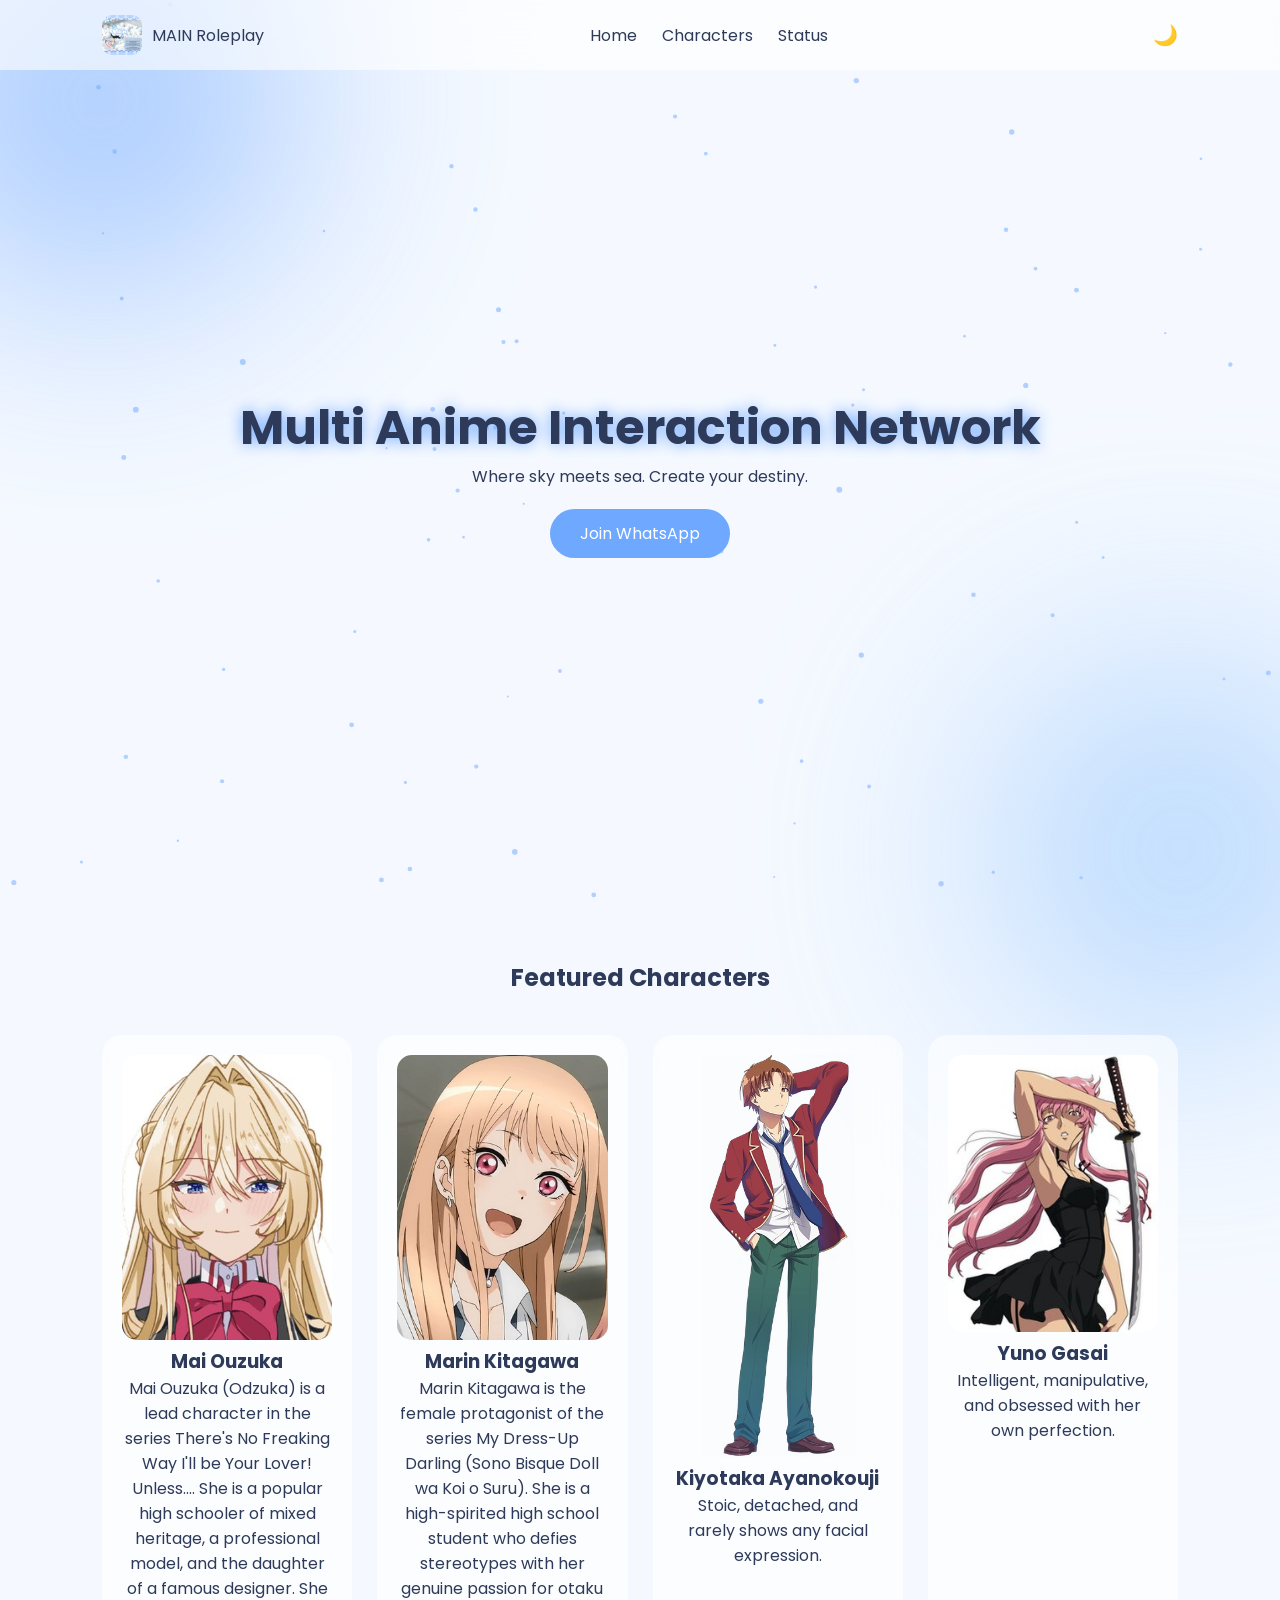
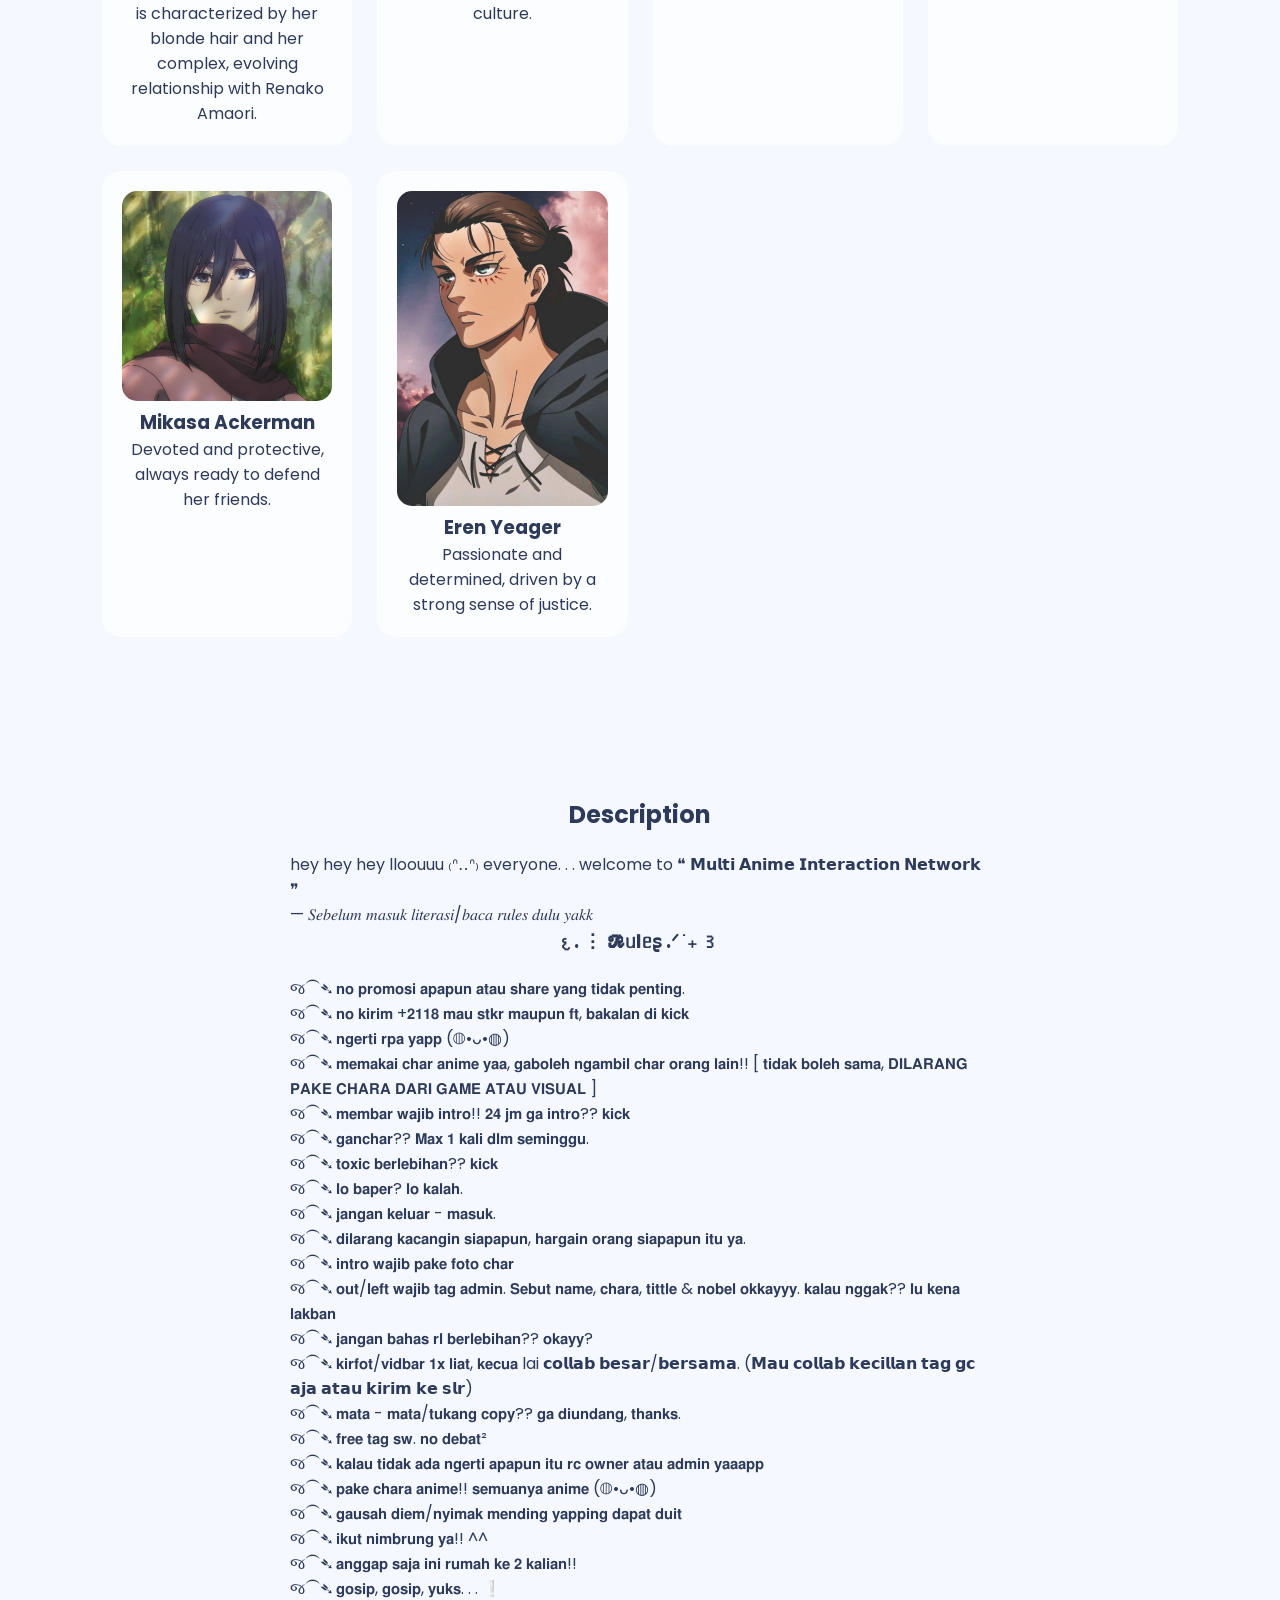
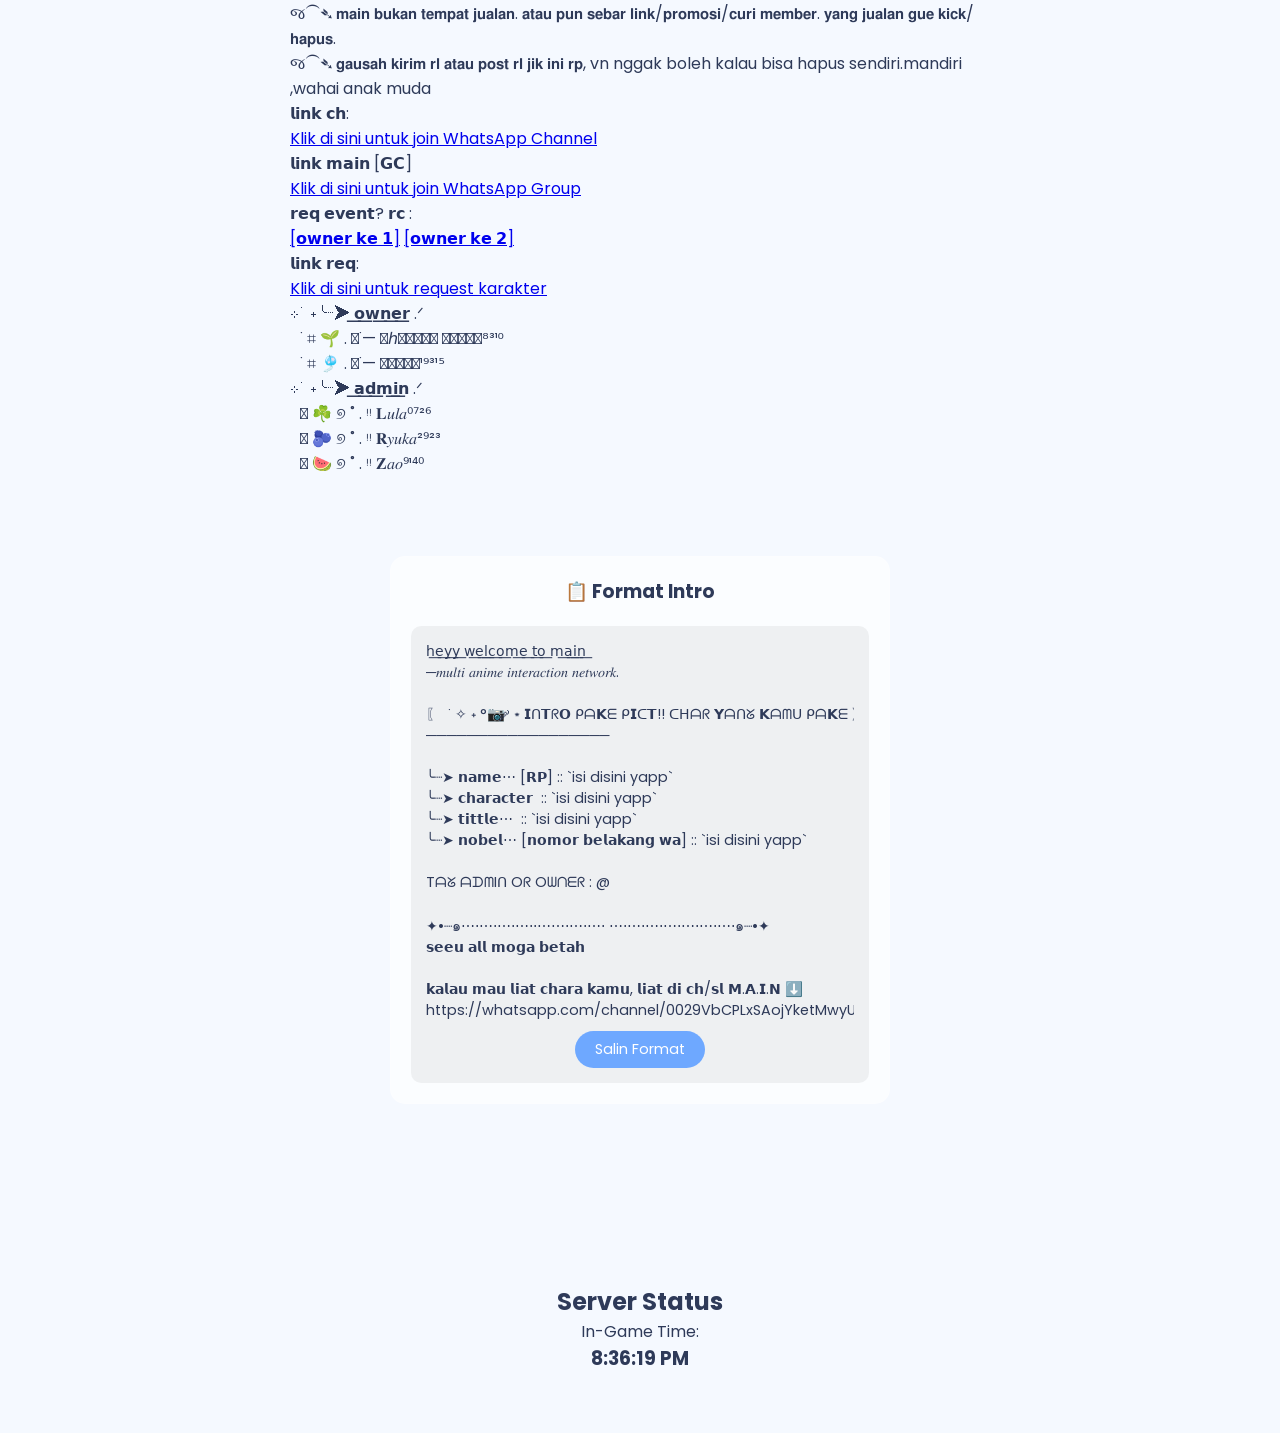
<file: index.html>
<!DOCTYPE html>
<html lang="en">

<head>
    <meta charset="UTF-8">
    <title>MAIN Roleplay Network</title>
    <meta name="viewport" content="width=device-width, initial-scale=1.0">

    <link href="https://fonts.googleapis.com/css2?family=Poppins:wght@300;500;700&display=swap" rel="stylesheet">
    <link rel="stylesheet" href="css/style.css">
</head>

<body>

    <canvas id="particles"></canvas>

    <div class="orb orb1"></div>
    <div class="orb orb2"></div>

    <nav>
        <div class="logo-container">
            <img src="assets/logo.jpg" alt="MAIN Logo">
            <span>MAIN Roleplay</span>
        </div>

        <div class="nav-links" id="navLinks">
            <a href="#">Home</a>
            <a href="#characters">Characters</a>
            <a href="#status">Status</a>
        </div>

        <div class="nav-right">
            <button onclick="toggleTheme()" class="theme-btn">🌙</button>
            <div class="menu-toggle" onclick="toggleMenu()">☰</div>
        </div>
    </nav>


    <section class="hero reveal">
        <h1 class="glow">Multi Anime Interaction Network</h1>
        <p>Where sky meets sea. Create your destiny.</p>
        <a href="https://chat.whatsapp.com/KUM2Li8pvvU5KWb97BmpvM" class="btn pulse">Join WhatsApp</a>
    </section>

    <section class="characters" id="characters">
        <h2>Featured Characters</h2>

        <div class="grid">

            <div class="card">
                <img src="assets/characters/Mai-Ouzuka.jpg" alt="">
                <h3>Mai Ouzuka</h3>
                <p>Mai Ouzuka (Odzuka) is a lead character in the series There's No Freaking Way I'll be Your Lover! Unless.... She is a popular high schooler of mixed heritage, a professional model, and the daughter of a famous designer. She is characterized by her blonde hair and her complex, evolving relationship with Renako Amaori.</p>
            </div>

            <div class="card">
                <img src="assets/characters/marin-kitagawa.jpg" alt="">
                <h3>Marin Kitagawa</h3>
                <p>Marin Kitagawa is the female protagonist of the series My Dress-Up Darling (Sono Bisque Doll wa Koi o Suru). She is a high-spirited high school student who defies stereotypes with her genuine passion for otaku culture.</p>
            </div>

            <div class="card">
                <img src="assets/characters/kiyotaka-ayanokouji.jpg" alt="">
                <h3>Kiyotaka Ayanokouji</h3>
                <p>Stoic, detached, and rarely shows any facial expression.</p>
            </div>

            <div class="card">
                <img src="assets/characters/yuno-gasai.jpg" alt="">
                <h3>Yuno Gasai</h3>
                <p>Intelligent, manipulative, and obsessed with her own perfection.</p>
            </div>

            <div class="card">
                <img src="assets/characters/mikasa-ackerman.jpg" alt="">
                <h3>Mikasa Ackerman</h3>
                <p>Devoted and protective, always ready to defend her friends.</p>
            </div>

            <div class="card">
                <img src="assets/characters/eren-yeager.jpg" alt="">
                <h3>Eren Yeager</h3>
                <p>Passionate and determined, driven by a strong sense of justice.</p>
            </div>

        </div>
    </section>

    <section class="description" id="description">
        <h2>Description</h2>

        <p>hey hey hey lloouuu ₍ᐢ‥ᐢ₎ everyone. . . welcome to ❝ 𝗠𝘂𝗹𝘁𝗶 𝗔𝗻𝗶𝗺𝗲 𝗜𝗻𝘁𝗲𝗿𝗮𝗰𝘁𝗶𝗼𝗻
            𝗡𝗲𝘁𝘄𝗼𝗿𝗸 ❞</p>

        <p>— 𝑆𝑒𝑏𝑒𝑙𝑢𝑚 𝑚𝑎𝑠𝑢𝑘 𝑙𝑖𝑡𝑒𝑟𝑎𝑠𝑖/𝑏𝑎𝑐𝑎 𝑟𝑢𝑙𝑒𝑠 𝑑𝑢𝑙𝑢 𝑦𝑎𝑘𝑘</p>

        <h3>𐔌 . ⋮ 𝓡ᥙℓᥱʂ .ᐟ ֹ ₊ ꒱</h3>

        <ul style="list-style-type: none; padding-left: 0;">
            <li>જ⁀➴ 𝗻𝗼 𝗽𝗿𝗼𝗺𝗼𝘀𝗶 𝗮𝗽𝗮𝗽𝘂𝗻 𝗮𝘁𝗮𝘂 𝘀𝗵𝗮𝗿𝗲 𝘆𝗮𝗻𝗴 𝘁𝗶𝗱𝗮𝗸 𝗽𝗲𝗻𝘁𝗶𝗻𝗴.</li>
            <li>જ⁀➴ 𝗻𝗼 𝗸𝗶𝗿𝗶𝗺 +𝟮𝟭𝟭𝟴 𝗺𝗮𝘂 𝘀𝘁𝗸𝗿 𝗺𝗮𝘂𝗽𝘂𝗻 𝗳𝘁, 𝗯𝗮𝗸𝗮𝗹𝗮𝗻 𝗱𝗶 𝗸𝗶𝗰𝗸</li>
            <li>જ⁀➴ 𝗻𝗴𝗲𝗿𝘁𝗶 𝗿𝗽𝗮 𝘆𝗮𝗽𝗽 (◍•ᴗ•◍)</li>
            <li>જ⁀➴ 𝗺𝗲𝗺𝗮𝗸𝗮𝗶 𝗰𝗵𝗮𝗿 𝗮𝗻𝗶𝗺𝗲 𝘆𝗮𝗮, 𝗴𝗮𝗯𝗼𝗹𝗲𝗵 𝗻𝗴𝗮𝗺𝗯𝗶𝗹 𝗰𝗵𝗮𝗿 𝗼𝗿𝗮𝗻𝗴
                𝗹𝗮𝗶𝗻!! [ 𝘁𝗶𝗱𝗮𝗸 𝗯𝗼𝗹𝗲𝗵 𝘀𝗮𝗺𝗮, 𝗗𝗜𝗟𝗔𝗥𝗔𝗡𝗚 𝗣𝗔𝗞𝗘 𝗖𝗛𝗔𝗥𝗔 𝗗𝗔𝗥𝗜 𝗚𝗔𝗠𝗘
                𝗔𝗧𝗔𝗨 𝗩𝗜𝗦𝗨𝗔𝗟 ]</li>
            <li>જ⁀➴ 𝗺𝗲𝗺𝗯𝗮𝗿 𝘄𝗮𝗷𝗶𝗯 𝗶𝗻𝘁𝗿𝗼!! 𝟮𝟰 𝗷𝗺 𝗴𝗮 𝗶𝗻𝘁𝗿𝗼?? 𝗸𝗶𝗰𝗸</li>
            <li>જ⁀➴ 𝗴𝗮𝗻𝗰𝗵𝗮𝗿?? 𝗠𝗮𝘅 𝟭 𝗸𝗮𝗹𝗶 𝗱𝗹𝗺 𝘀𝗲𝗺𝗶𝗻𝗴𝗴𝘂.</li>
            <li>જ⁀➴ 𝘁𝗼𝘅𝗶𝗰 𝗯𝗲𝗿𝗹𝗲𝗯𝗶𝗵𝗮𝗻?? 𝗸𝗶𝗰𝗸</li>
            <li>જ⁀➴ 𝗹𝗼 𝗯𝗮𝗽𝗲𝗿? 𝗹𝗼 𝗸𝗮𝗹𝗮𝗵.</li>
            <li>જ⁀➴ 𝗷𝗮𝗻𝗴𝗮𝗻 𝗸𝗲𝗹𝘂𝗮𝗿 - 𝗺𝗮𝘀𝘂𝗸.</li>
            <li>જ⁀➴ 𝗱𝗶𝗹𝗮𝗿𝗮𝗻𝗴 𝗸𝗮𝗰𝗮𝗻𝗴𝗶𝗻 𝘀𝗶𝗮𝗽𝗮𝗽𝘂𝗻, 𝗵𝗮𝗿𝗴𝗮𝗶𝗻 𝗼𝗿𝗮𝗻𝗴 𝘀𝗶𝗮𝗽𝗮𝗽𝘂𝗻
                𝗶𝘁𝘂 𝘆𝗮.</li>
            <li>જ⁀➴ 𝗶𝗻𝘁𝗿𝗼 𝘄𝗮𝗷𝗶𝗯 𝗽𝗮𝗸𝗲 𝗳𝗼𝘁𝗼 𝗰𝗵𝗮𝗿</li>
            <li>જ⁀➴ 𝗼𝘂𝘁/𝗹𝗲𝗳𝘁 𝘄𝗮𝗷𝗶𝗯 𝘁𝗮𝗴 𝗮𝗱𝗺𝗶𝗻. 𝗦𝗲𝗯𝘂𝘁 𝗻𝗮𝗺𝗲, 𝗰𝗵𝗮𝗿𝗮, 𝘁𝗶𝘁𝘁𝗹𝗲 &
                𝗻𝗼𝗯𝗲𝗹 𝗼𝗸𝗸𝗮𝘆𝘆𝘆. 𝗸𝗮𝗹𝗮𝘂 𝗻𝗴𝗴𝗮𝗸?? 𝗹𝘂 𝗸𝗲𝗻𝗮 𝗹𝗮𝗸𝗯𝗮𝗻</li>
            <li>જ⁀➴ 𝗷𝗮𝗻𝗴𝗮𝗻 𝗯𝗮𝗵𝗮𝘀 𝗿𝗹 𝗯𝗲𝗿𝗹𝗲𝗯𝗶𝗵𝗮𝗻?? 𝗼𝗸𝗮𝘆𝘆?</li>
            <li>જ⁀➴ 𝗸𝗶𝗿𝗳𝗼𝘁/𝘃𝗶𝗱𝗯𝗮𝗿 𝟭𝘅 𝗹𝗶𝗮𝘁, 𝗸𝗲𝗰𝘂𝗮 lai 𝗰𝗼𝗹𝗹𝗮𝗯 𝗯𝗲𝘀𝗮𝗿/𝗯𝗲𝗿𝘀𝗮𝗺𝗮.
                (𝗠𝗮𝘂 𝗰𝗼𝗹𝗹𝗮𝗯 𝗸𝗲𝗰𝗶𝗹𝗹𝗮𝗻 𝘁𝗮𝗴 𝗴𝗰 𝗮𝗷𝗮 𝗮𝘁𝗮𝘂 𝗸𝗶𝗿𝗶𝗺 𝗸𝗲 𝘀𝗹𝗿)</li>
            <li>જ⁀➴ 𝗺𝗮𝘁𝗮 - 𝗺𝗮𝘁𝗮/𝘁𝘂𝗸𝗮𝗻𝗴 𝗰𝗼𝗽𝘆?? 𝗴𝗮 𝗱𝗶𝘂𝗻𝗱𝗮𝗻𝗴, 𝘁𝗵𝗮𝗻𝗸𝘀.</li>
            <li>જ⁀➴ 𝗳𝗿𝗲𝗲 𝘁𝗮𝗴 𝘀𝘄. 𝗻𝗼 𝗱𝗲𝗯𝗮𝘁²</li>
            <li>જ⁀➴ 𝗸𝗮𝗹𝗮𝘂 𝘁𝗶𝗱𝗮𝗸 𝗮𝗱𝗮 𝗻𝗴𝗲𝗿𝘁𝗶 𝗮𝗽𝗮𝗽𝘂𝗻 𝗶𝘁𝘂 𝗿𝗰 𝗼𝘄𝗻𝗲𝗿 𝗮𝘁𝗮𝘂 𝗮𝗱𝗺𝗶𝗻
                𝘆𝗮𝗮𝗮𝗽𝗽</li>
            <li>જ⁀➴ 𝗽𝗮𝗸𝗲 𝗰𝗵𝗮𝗿𝗮 𝗮𝗻𝗶𝗺𝗲!! 𝘀𝗲𝗺𝘂𝗮𝗻𝘆𝗮 𝗮𝗻𝗶𝗺𝗲 (◍•ᴗ•◍)</li>
            <li>જ⁀➴ 𝗴𝗮𝘂𝘀𝗮𝗵 𝗱𝗶𝗲𝗺/𝗻𝘆𝗶𝗺𝗮𝗸 𝗺𝗲𝗻𝗱𝗶𝗻𝗴 𝘆𝗮𝗽𝗽𝗶𝗻𝗴 𝗱𝗮𝗽𝗮𝘁 𝗱𝘂𝗶𝘁</li>
            <li>જ⁀➴ 𝗶𝗸𝘂𝘁 𝗻𝗶𝗺𝗯𝗿𝘂𝗻𝗴 𝘆𝗮!! ^^</li>
            <li>જ⁀➴ 𝗮𝗻𝗴𝗴𝗮𝗽 𝘀𝗮𝗷𝗮 𝗶𝗻𝗶 𝗿𝘂𝗺𝗮𝗵 𝗸𝗲 𝟮 𝗸𝗮𝗹𝗶𝗮𝗻!!</li>
            <li>જ⁀➴ 𝗴𝗼𝘀𝗶𝗽, 𝗴𝗼𝘀𝗶𝗽, 𝘆𝘂𝗸𝘀. . . ❕</li>
            <li>જ⁀➴ 𝗺𝗮𝗶𝗻 𝗯𝘂𝗸𝗮𝗻 𝘁𝗲𝗺𝗽𝗮𝘁 𝗷𝘂𝗮𝗹𝗮𝗻. 𝗮𝘁𝗮𝘂 𝗽𝘂𝗻 𝘀𝗲𝗯𝗮𝗿
                𝗹𝗶𝗻𝗸/𝗽𝗿𝗼𝗺𝗼𝘀𝗶/𝗰𝘂𝗿𝗶 𝗺𝗲𝗺𝗯𝗲𝗿. 𝘆𝗮𝗻𝗴 𝗷𝘂𝗮𝗹𝗮𝗻 𝗴𝘂𝗲 𝗸𝗶𝗰𝗸/𝗵𝗮𝗽𝘂𝘀.</li>
            <li>જ⁀➴ 𝗴𝗮𝘂𝘀𝗮𝗵 𝗸𝗶𝗿𝗶𝗺 𝗿𝗹 𝗮𝘁𝗮𝘂 𝗽𝗼𝘀𝘁 𝗿𝗹 𝗷𝗶𝗸 𝗶𝗻𝗶 𝗿𝗽, vn nggak boleh kalau bisa
                hapus sendiri.mandiri ,wahai anak muda</li>
        </ul>

        <p>
            𝗹𝗶𝗻𝗸 𝗰𝗵:<br>
            <a href="https://whatsapp.com/channel/0029VbCPLxSAojYketMwyU31">Klik di sini untuk join WhatsApp Channel</a>
        </p>
        <p>
            𝗹𝗶𝗻𝗸 𝗺𝗮𝗶𝗻 [𝗚𝗖]<br>
            <a href="https://chat.whatsapp.com/KUM2Li8pvvU5KWb97BmpvM">Klik di sini untuk join WhatsApp Group</a>
        </p>
        <p>
            𝗿𝗲𝗾 𝗲𝘃𝗲𝗻𝘁? 𝗿𝗰 :<br>
        </p>
        <p>
            <a href="https://wa.me//6283187238310">[𝗼𝘄𝗻𝗲𝗿 𝗸𝗲 𝟭]</a>
            <a href="https://wa.me//62881022219315">[𝗼𝘄𝗻𝗲𝗿 𝗸𝗲 𝟮]</a>
        </p>
        <p>
            𝗹𝗶𝗻𝗸 𝗿𝗲𝗾:<br>
            <a href="https://forms.gle/9ZsHh7n2mL8XoVhN6">Klik di sini untuk request karakter</a>
        </p>

        <div class="staff-section">
            <p>⊹ ࣪ ˖╰┈➤ 𝗼͟𝘄͟𝗻͟𝗲͟𝗿͟ .ᐟ</p>
            <ul style="list-style-type: none; padding-left: 10px;">
                <li>˙ ⌗ 🌱 . 𖦹˙— 𝐒ℎ𝑖𝑧𝑢𝑘𝑢 𝐌𝑖𝑜𝑟𝑖⁸³¹⁰</li>
                <li>˙ ⌗ 🎐 . 𖦹˙— 𝐂𝑙𝑎𝑟𝑎¹⁹³¹⁵</li>
            </ul>

            <p>⊹ ࣪ ˖╰┈➤ 𝗮͟𝗱͟𝗺͟𝗶͟𝗻͟ .ᐟ</p>
            <ul style="list-style-type: none; padding-left: 10px;">
                <li>𖦹 ☘️ ୭ ˚ . ᵎᵎ 𝐋𝑢𝑙𝑎⁰⁷²⁶</li>
                <li>𖦹 🫐 ୭ ˚ . ᵎᵎ 𝐑𝑦𝑢𝑘𝑎²⁹²³</li>
                <li>𖦹 🍉 ୭ ˚ . ᵎᵎ 𝐙𝑎𝑜⁹¹⁴⁰</li>
            </ul>
        </div>

        <div class="grid">
        </div>

        <div class="intro-box">
            <h3>📋 Format Intro</h3>
            <div class="copy-container">
                <pre id="introText">
h͟e͟y͟y͟ w͟e͟l͟c͟o͟m͟e͟ t͟o͟ m͟a͟i͟n͟ 
─𝑚𝑢𝑙𝑡𝑖 𝑎𝑛𝑖𝑚𝑒 𝑖𝑛𝑡𝑒𝑟𝑎𝑐𝑡𝑖𝑜𝑛 𝑛𝑒𝑡𝑤𝑜𝑟𝑘.

〖  ˙ ✧ ˖ °📷 ༘ ⋆ 𝗜ᑎ𝗧ᖇ𝗢 ᑭᗩ𝗞ᗴ ᑭ𝗜ᑕ𝗧!! ᑕᕼᗩᖇ 𝗬ᗩᑎᘜ 𝗞ᗩᗰᑌ ᑭᗩ𝗞ᗴ 〗
──────────────────

╰┈➤ 𝗻𝗮𝗺𝗲⋯ [𝗥𝗣] :: `isi disini yapp`
╰┈➤ 𝗰𝗵𝗮𝗿𝗮𝗰𝘁𝗲𝗿  :: `isi disini yapp`
╰┈➤ 𝘁𝗶𝘁𝘁𝗹𝗲⋯  :: `isi disini yapp`
╰┈➤ 𝗻𝗼𝗯𝗲𝗹⋯ [𝗻𝗼𝗺𝗼𝗿 𝗯𝗲𝗹𝗮𝗸𝗮𝗻𝗴 𝘄𝗮] :: `isi disini yapp`

Tᗩᘜ ᗩᗪᗰIᑎ Oᖇ Oᗯᑎᗴᖇ : @

✦•┈๑⋯⋅⋯⋅⋯⋅⋯⋅⋅⋯⋯⋅⋯⋅⋯⋅ ⋯⋅⋯⋅⋯⋅⋯⋅⋯⋅⋯⋅⋯⋅๑┈•✦
𝘀𝗲𝗲𝘂 𝗮𝗹𝗹 𝗺𝗼𝗴𝗮 𝗯𝗲𝘁𝗮𝗵

𝗸𝗮𝗹𝗮𝘂 𝗺𝗮𝘂 𝗹𝗶𝗮𝘁 𝗰𝗵𝗮𝗿𝗮 𝗸𝗮𝗺𝘂, 𝗹𝗶𝗮𝘁 𝗱𝗶 𝗰𝗵/𝘀𝗹 𝗠.𝗔.𝗜.𝗡 ⬇️
https://whatsapp.com/channel/0029VbCPLxSAojYketMwyU31 </pre>
                <button onclick="copyIntro()" class="btn-copy">Salin Format</button>
            </div>
            <p id="copyStatus" style="display:none; color: var(--accent); font-size: 0.8rem; margin-top: 5px;">Berhasil
                disalin! ✨</p>
        </div>
    </section>

    <section class="status-box reveal" id="status">
        <h2>Server Status</h2>
        <p>In-Game Time:</p>
        <h3 id="clock">Loading...</h3>
    </section>

    <script src="js/script.js"></script>
</body>

</html>
</file>
<file: css/style.css>
:root {
    --bg: #f5f9ff;
    --glass: rgba(255, 255, 255, 0.6);
    --text: #2e3a59;
    --accent: #6ea8ff;
}

body.dark {
    --bg: #0f172a;
    --glass: rgba(30, 41, 59, 0.6);
    --text: #e2e8f0;
    --accent: #7dd3fc;
}

* {
    margin: 0;
    padding: 0;
    box-sizing: border-box;
    font-family: 'Poppins', sans-serif;
    scroll-behavior: smooth;
}

body {
    background: var(--bg);
    color: var(--text);
    transition: 0.4s ease;
    overflow-x: hidden;
}

/* Canvas */
#particles {
    position: fixed;
    top: 0;
    left: 0;
    width: 100%;
    height: 100%;
    z-index: -3;
}

/* Gradient Orbs */
.orb {
    position: fixed;
    width: 400px;
    height: 400px;
    border-radius: 50%;
    filter: blur(120px);
    z-index: -2;
    opacity: 0.6;
}

.orb1 {
    background: #6ea8ff;
    top: -100px;
    left: -100px;
}

.orb2 {
    background: #93c5fd;
    bottom: -150px;
    right: -100px;
}

/* NAV */
nav {
    display: flex;
    justify-content: space-between;
    align-items: center;
    padding: 15px 8%;
    backdrop-filter: blur(20px);
    background: var(--glass);
    position: sticky;
    top: 0;
}

.logo-container {
    display: flex;
    align-items: center;
    gap: 10px;
}

.logo-container img {
    height: 40px;
    border-radius: 10px;
}

.nav-links {
    display: flex;
    gap: 25px;
}

.nav-links a {
    text-decoration: none;
    color: var(--text);
    transition: 0.3s;
}

.nav-links a:hover {
    color: var(--accent);
}

.nav-right {
    display: flex;
    align-items: center;
    gap: 15px;
}

.theme-btn {
    background: none;
    border: none;
    font-size: 20px;
    cursor: pointer;
}

.menu-toggle {
    display: none;
    font-size: 24px;
    cursor: pointer;
}

/* HERO */
.hero {
    min-height: 90vh;
    display: flex;
    flex-direction: column;
    justify-content: center;
    align-items: center;
    text-align: center;
    padding: 20px;
}

.glow {
    font-size: 3rem;
    text-shadow: 0 0 15px var(--accent);
}

.btn {
    background: var(--accent);
    color: white;
    padding: 12px 30px;
    border-radius: 30px;
    text-decoration: none;
    margin-top: 20px;
    transition: 0.3s;
}

.btn:hover {
    transform: scale(1.05);
}

/* Pulse animation */
.pulse {
    animation: pulse 2s infinite;
}

@keyframes pulse {
    0% {
        box-shadow: 0 0 0 0 rgba(110, 168, 255, 0.7);
    }

    70% {
        box-shadow: 0 0 0 15px rgba(110, 168, 255, 0);
    }

    100% {
        box-shadow: 0 0 0 0 rgba(110, 168, 255, 0);
    }
}

/* Characters */
.characters {
    padding: 80px 8%;
    text-align: center;
}

.grid {
    display: grid;
    grid-template-columns: repeat(auto-fit, minmax(220px, 1fr));
    gap: 25px;
    margin-top: 40px;
}

.card {
    backdrop-filter: blur(20px);
    background: var(--glass);
    padding: 20px;
    border-radius: 20px;
    transition: 0.4s;
}

.card:hover {
    transform: translateY(-8px);
}

.card img {
    width: 100%;
    border-radius: 15px;
}

/* Status */
.status-box {
    padding: 60px;
    text-align: center;
}

/* Reveal animation */
.reveal {
    opacity: 0;
    transform: translateY(40px);
    transition: 1s;
}

.reveal.active {
    opacity: 1;
    transform: translateY(0);
}

/* Responsive */
@media(max-width:768px) {
    .nav-links {
        display: none;
        flex-direction: column;
        position: absolute;
        top: 70px;
        right: 8%;
        background: var(--glass);
        padding: 20px;
        border-radius: 15px;
    }

    .nav-links.active {
        display: flex;
    }

    .menu-toggle {
        display: block;
    }
}

/* Description */
.description {
    padding: 80px 8%;
    text-align: left;
    /* Dasar teks adalah rata kiri */
}

.description h2,
.description h3 {
    text-align: center;
    /* Khusus judul saja yang di tengah */
    margin-bottom: 20px;
}

/* Agar konten tidak terlalu mepet ke pinggir layar pada monitor besar */
.description p,
.description ul {
    max-width: 700px;
    margin-left: auto;
    margin-right: auto;
}

.intro-box {
    margin: 40px auto;
    max-width: 500px;
    padding: 20px;
    background: var(--glass);
    border-radius: 15px;
    border: 1px solid rgba(255, 255, 255, 0.2);
    text-align: center;
    /* Judul kotak di tengah */
}

.copy-container {
    background: rgba(0, 0, 0, 0.05);
    /* Sedikit lebih gelap agar kontras */
    padding: 15px;
    border-radius: 10px;
    position: relative;
    margin-top: 15px;
}

#introText {
    text-align: left;
    font-family: 'Poppins', sans-serif;
    /* Gunakan Poppins agar simbol terbaca jelas */
    color: var(--text);
    white-space: pre;
    /* Menjaga spasi dan enter sesuai aslinya */
    overflow-x: auto;
    /* Biar kalau di HP teksnya nggak kepotong tapi bisa digeser */
    margin-bottom: 10px;
    font-size: 0.9rem;
}

.btn-copy {
    background: var(--accent);
    color: white;
    border: none;
    padding: 8px 20px;
    border-radius: 20px;
    cursor: pointer;
    font-size: 0.9rem;
    transition: 0.3s;
}

.btn-copy:hover {
    filter: brightness(1.1);
    transform: scale(1.05);
}
</file>
